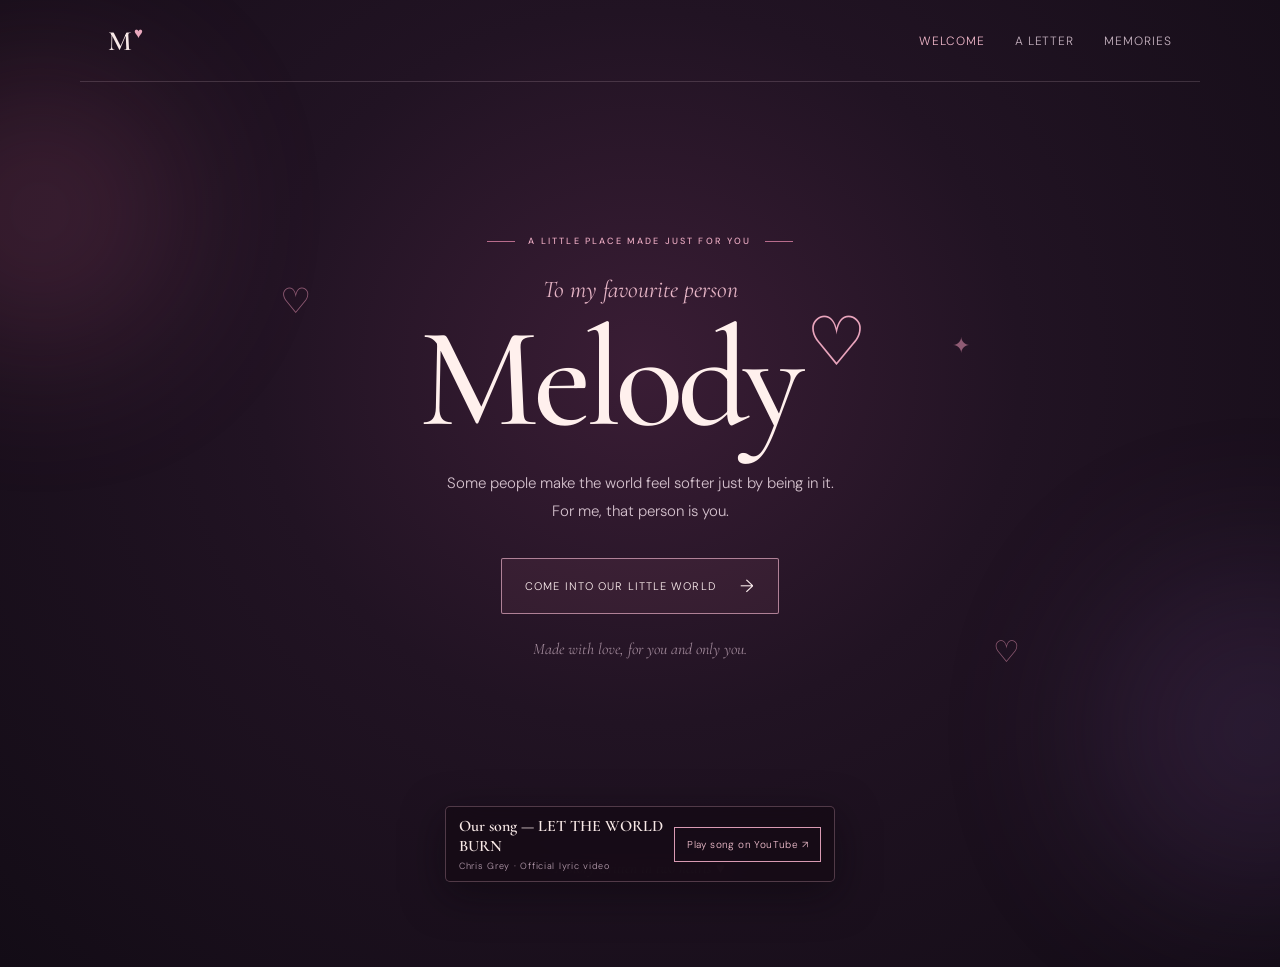
<file: index.html>
<!DOCTYPE html>
<html lang="en">
<head>
  <meta charset="UTF-8">
  <meta name="viewport" content="width=device-width, initial-scale=1.0">
  <meta name="theme-color" content="#210f20">
  <title>For Melody, With Love</title>
  <link rel="preconnect" href="https://fonts.googleapis.com">
  <link rel="preconnect" href="https://fonts.gstatic.com" crossorigin>
  <link href="https://fonts.googleapis.com/css2?family=Cormorant+Garamond:wght@400;500;600;700&family=DM+Sans:wght@300;400;500&display=swap" rel="stylesheet">
  <link rel="stylesheet" href="css/style.css">
</head>
<body>
  <div class="ambient ambient-one"></div><div class="ambient ambient-two"></div>
  <header class="topbar"><a class="brand" href="index.html">M<span>♥</span></a><nav><a class="active" href="index.html">Welcome</a><a href="letter.html">A letter</a><a href="memories.html">Memories</a></nav></header>
  <main class="hero page-wrap">
    <div class="eyebrow"><span></span> A LITTLE PLACE MADE JUST FOR YOU <span></span></div>
    <p class="script-kicker">To my favourite person</p>
    <h1>Melody<span class="title-heart">♡</span></h1>
    <p class="hero-copy">Some people make the world feel softer just by being in it.<br>For me, that person is you.</p>
    <a class="primary-button" href="letter.html">Come into our little world <span>→</span></a>
    <div class="hero-note">Made with love, for you and only you.</div>
    <div class="floating-heart heart-a">♡</div><div class="floating-heart heart-b">✦</div><div class="floating-heart heart-c">♡</div>
  </main>
  <footer class="site-footer">A story written in two hearts <span>♥</span></footer>
  <aside class="music-player youtube-player">
    <div class="music-meta"><strong>Our song — LET THE WORLD BURN</strong><small>Chris Grey · Official lyric video</small></div>
    <a class="youtube-button" href="https://www.youtube.com/watch?v=SkcO47UDzzY" target="_blank" rel="noopener">Play song on YouTube ↗</a>
  </aside>

</body>
</html>
</file>
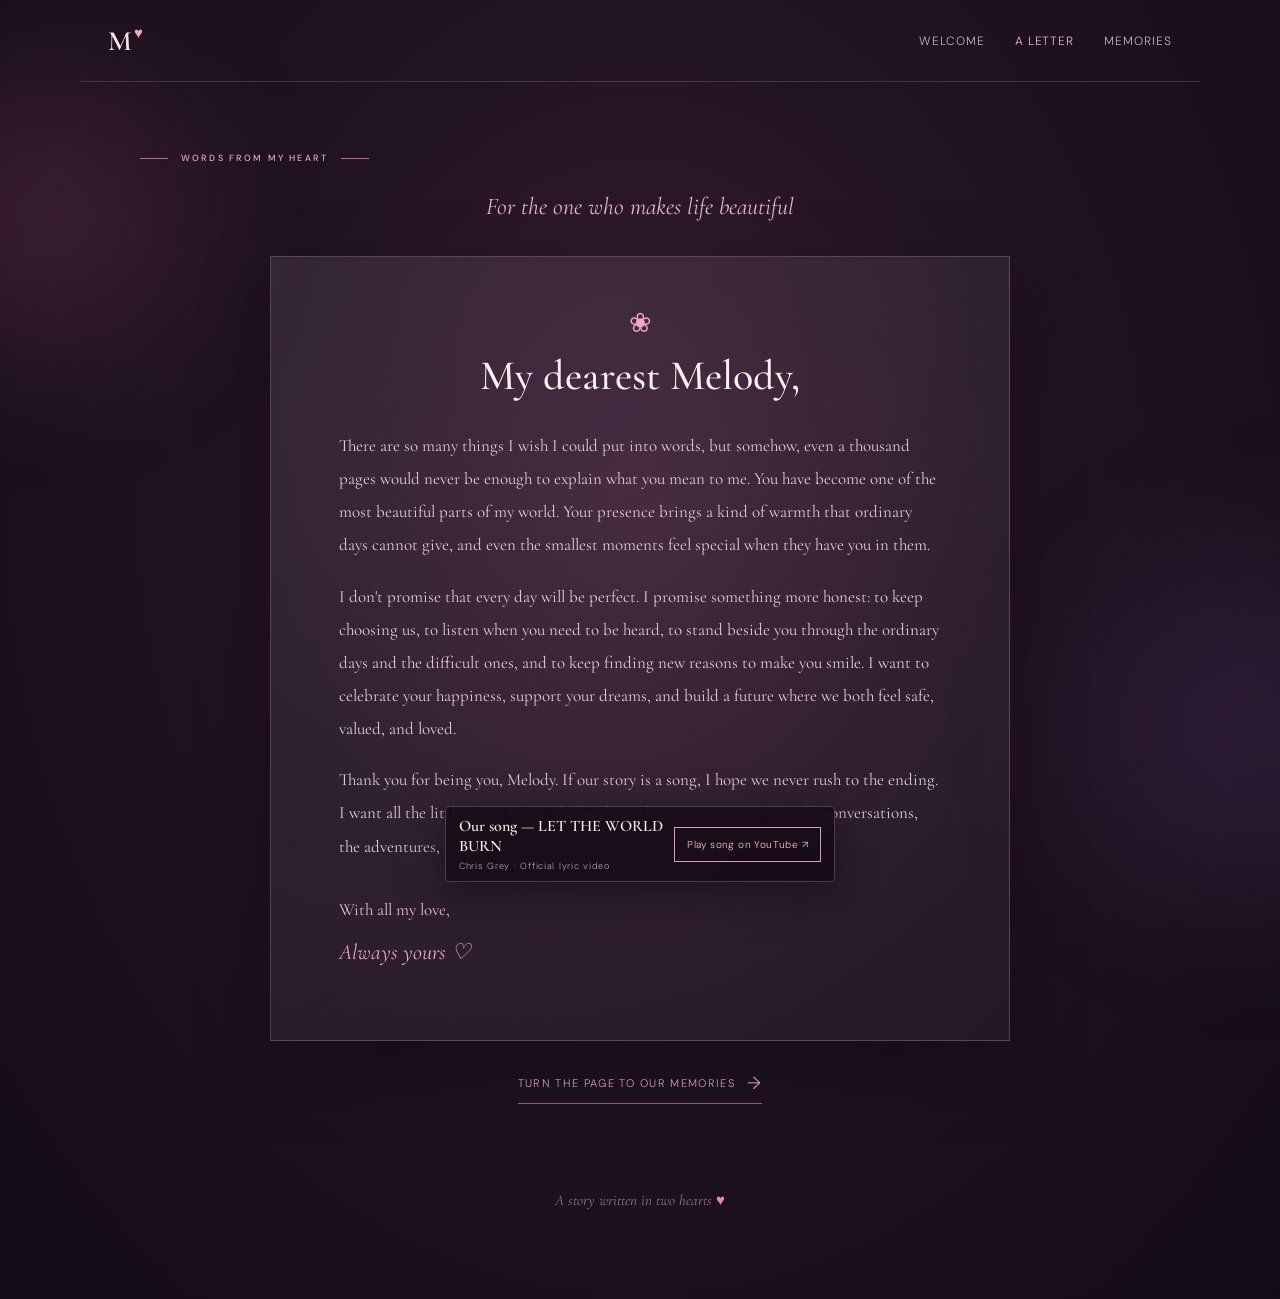
<file: letter.html>
<!DOCTYPE html>
<html lang="en">
<head>
  <meta charset="UTF-8"><meta name="viewport" content="width=device-width, initial-scale=1.0">
  <meta name="theme-color" content="#210f20"><title>A Letter For Melody</title>
  <link rel="preconnect" href="https://fonts.googleapis.com"><link rel="preconnect" href="https://fonts.gstatic.com" crossorigin>
  <link href="https://fonts.googleapis.com/css2?family=Cormorant+Garamond:wght@400;500;600;700&family=DM+Sans:wght@300;400;500&display=swap" rel="stylesheet">
  <link rel="stylesheet" href="css/style.css">
</head>
<body>
  <div class="ambient ambient-one"></div><div class="ambient ambient-two"></div>
  <header class="topbar"><a class="brand" href="index.html">M<span>♥</span></a><nav><a href="index.html">Welcome</a><a class="active" href="letter.html">A letter</a><a href="memories.html">Memories</a></nav></header>
  <main class="page-wrap letter-page">
    <div class="eyebrow"><span></span> WORDS FROM MY HEART <span></span></div>
    <p class="script-kicker">For the one who makes life beautiful</p>
    <article class="letter-card">
      <div class="letter-flower">❀</div>
      <h1>My dearest Melody,</h1>
      <p>There are so many things I wish I could put into words, but somehow, even a thousand pages would never be enough to explain what you mean to me. You have become one of the most beautiful parts of my world. Your presence brings a kind of warmth that ordinary days cannot give, and even the smallest moments feel special when they have you in them.</p>
      <p>I don't promise that every day will be perfect. I promise something more honest: to keep choosing us, to listen when you need to be heard, to stand beside you through the ordinary days and the difficult ones, and to keep finding new reasons to make you smile. I want to celebrate your happiness, support your dreams, and build a future where we both feel safe, valued, and loved.</p>
      <p>Thank you for being you, Melody. If our story is a song, I hope we never rush to the ending. I want all the little verses too — the laughter, the quiet evenings, the silly conversations, the adventures, and all the memories still waiting for us.</p>
      <p class="letter-signoff">With all my love, <span>Always yours ♡</span></p>
    </article>
    <a class="text-link" href="memories.html">Turn the page to our memories <span>→</span></a>
  </main>
  <footer class="site-footer">A story written in two hearts <span>♥</span></footer>
  <aside class="music-player youtube-player">
    <div class="music-meta"><strong>Our song — LET THE WORLD BURN</strong><small>Chris Grey · Official lyric video</small></div>
    <a class="youtube-button" href="https://www.youtube.com/watch?v=SkcO47UDzzY" target="_blank" rel="noopener">Play song on YouTube ↗</a>
  </aside>

</body>
</html>
</file>
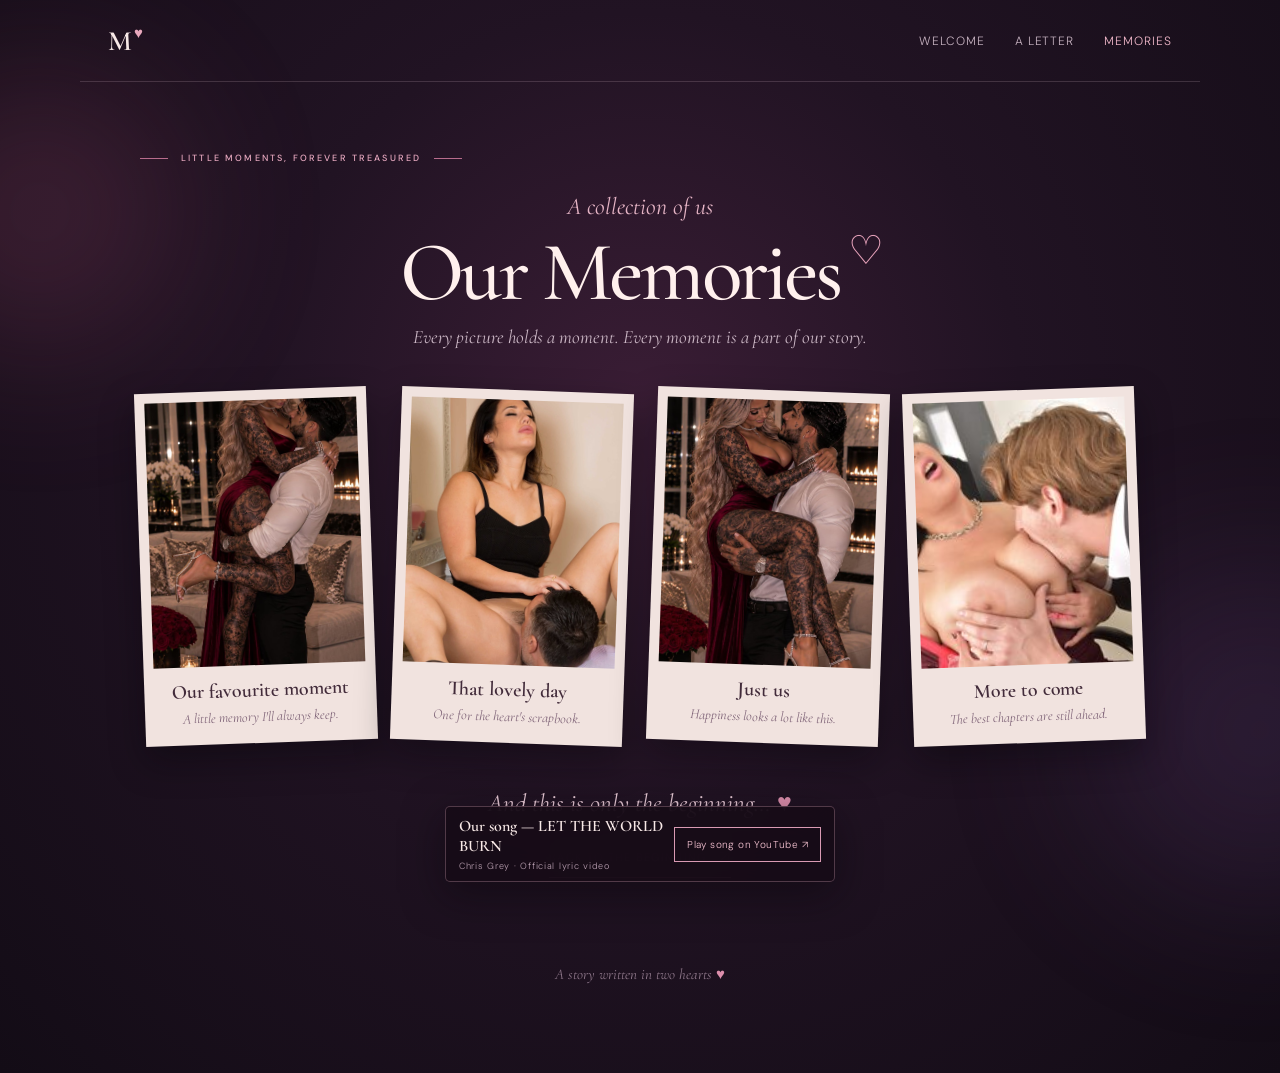
<file: memories.html>
<!DOCTYPE html>
<html lang="en">
<head>
  <meta charset="UTF-8"><meta name="viewport" content="width=device-width, initial-scale=1.0">
  <meta name="theme-color" content="#210f20"><title>Our Memories</title>
  <link rel="preconnect" href="https://fonts.googleapis.com"><link rel="preconnect" href="https://fonts.gstatic.com" crossorigin>
  <link href="https://fonts.googleapis.com/css2?family=Cormorant+Garamond:wght@400;500;600;700&family=DM+Sans:wght@300;400;500&display=swap" rel="stylesheet">
  <link rel="stylesheet" href="css/style.css">
</head>
<body>
  <div class="ambient ambient-one"></div><div class="ambient ambient-two"></div>
  <header class="topbar"><a class="brand" href="index.html">M<span>♥</span></a><nav><a href="index.html">Welcome</a><a href="letter.html">A letter</a><a class="active" href="memories.html">Memories</a></nav></header>
  <main class="page-wrap memories-page">
    <div class="eyebrow"><span></span> LITTLE MOMENTS, FOREVER TREASURED <span></span></div>
    <p class="script-kicker">A collection of us</p>
    <h1 class="section-title">Our Memories<span class="title-heart">♡</span></h1>
    <p class="section-copy">Every picture holds a moment. Every moment is a part of our story.</p>
    <section class="memory-grid">
      <figure class="memory-card tilt-left"><img src="assets/images/memory-1.jpg" alt="Add your first favourite memory"><figcaption><strong>Our favourite moment</strong><span>A little memory I'll always keep.</span></figcaption></figure>
      <figure class="memory-card tilt-right"><img src="assets/images/memory-2.jpg" alt="Add another favourite memory"><figcaption><strong>That lovely day</strong><span>One for the heart's scrapbook.</span></figcaption></figure>
      <figure class="memory-card tilt-right"><img src="assets/images/memory-3.jpg" alt="Add another favourite memory"><figcaption><strong>Just us</strong><span>Happiness looks a lot like this.</span></figcaption></figure>
      <figure class="memory-card tilt-left"><img src="assets/images/memory-4.jpg" alt="Add another favourite memory"><figcaption><strong>More to come</strong><span>The best chapters are still ahead.</span></figcaption></figure>
    </section>
    <p class="closing-line">And this is only the beginning… <span>♥</span></p>
    <a class="text-link" href="index.html">Back to the beginning <span>↗</span></a>
  </main>
  <footer class="site-footer">A story written in two hearts <span>♥</span></footer>
  <aside class="music-player youtube-player">
    <div class="music-meta"><strong>Our song — LET THE WORLD BURN</strong><small>Chris Grey · Official lyric video</small></div>
    <a class="youtube-button" href="https://www.youtube.com/watch?v=SkcO47UDzzY" target="_blank" rel="noopener">Play song on YouTube ↗</a>
  </aside>

</body>
</html>
</file>
<file: css/style.css>
*{box-sizing:border-box} :root{--bg:#180e19;--pink:#e9a8bd;--cream:#f8e9e7;--muted:#c8aebd;--line:rgba(255,225,235,.16)} html{scroll-behavior:smooth}body{margin:0;min-height:100vh;background:radial-gradient(ellipse at 50% 38%,#3a1d35 0%,#211323 42%,#130c16 100%);color:var(--cream);font-family:"DM Sans",sans-serif;font-weight:300;overflow-x:hidden}.ambient{position:fixed;border-radius:50%;filter:blur(80px);opacity:.2;pointer-events:none;z-index:-1}.ambient-one{width:280px;height:280px;background:#c65d89;top:8%;left:-100px}.ambient-two{width:340px;height:340px;background:#754c91;right:-150px;bottom:0}.topbar{height:82px;max-width:1120px;margin:auto;padding:0 28px;display:flex;align-items:center;justify-content:space-between;border-bottom:1px solid var(--line)}.brand{font:600 28px "Cormorant Garamond",serif;color:var(--cream);text-decoration:none}.brand span{color:var(--pink);font-size:15px;vertical-align:top;margin-left:2px}.topbar nav{display:flex;gap:30px}.topbar nav a{font-size:12px;letter-spacing:.08em;text-transform:uppercase;color:#c7b3c1;text-decoration:none;transition:.2s}.topbar nav a:hover,.topbar nav a.active{color:#f2b9cb}.page-wrap{width:min(100% - 40px,1000px);margin:0 auto}.hero{min-height:calc(100vh - 145px);display:flex;flex-direction:column;align-items:center;justify-content:center;text-align:center;position:relative;padding:65px 0 90px}.eyebrow{display:flex;align-items:center;gap:13px;color:#e8a9c0;font-size:9px;letter-spacing:.24em;font-weight:500}.eyebrow span{height:1px;width:28px;background:#b86c8c}.script-kicker{font:italic 24px "Cormorant Garamond",serif;color:#e5b4c5;margin:28px 0 0}.hero h1,.section-title{font:500 clamp(76px,13vw,142px)/.95 "Cormorant Garamond",serif;letter-spacing:-.045em;margin:8px 0 22px;color:#fff0ed}.title-heart{color:#eaa5bd;font-size:.48em;vertical-align:top;margin-left:8px}.hero-copy{font-size:15px;line-height:1.9;color:#d4c1cd;margin:0 0 32px}.primary-button{display:inline-flex;align-items:center;gap:24px;padding:15px 23px;border:1px solid rgba(242,183,204,.65);border-radius:2px;color:#fff1f1;text-decoration:none;font-size:11px;letter-spacing:.1em;text-transform:uppercase;transition:.25s;background:rgba(220,130,166,.08)}.primary-button:hover{background:rgba(220,130,166,.2);transform:translateY(-3px)}.primary-button span,.text-link span{font-size:18px}.hero-note{margin-top:25px;color:#9f8798;font:italic 16px "Cormorant Garamond",serif}.floating-heart{position:absolute;color:#d88ba9;opacity:.6}.heart-a{left:14%;top:26%;font-size:35px}.heart-b{right:17%;top:33%;font-size:22px}.heart-c{right:12%;bottom:22%;font-size:30px}.site-footer{text-align:center;color:#8f788b;font:italic 15px "Cormorant Garamond",serif;padding:22px 15px 90px}.site-footer span,.closing-line span{color:#dc8eac}.music-player{position:fixed;z-index:10;bottom:18px;left:50%;transform:translateX(-50%);width:min(390px,calc(100% - 28px));height:66px;display:flex;align-items:center;gap:12px;padding:9px 13px;background:rgba(22,12,23,.91);border:1px solid rgba(237,178,201,.28);box-shadow:0 12px 40px #09060b80;backdrop-filter:blur(16px);border-radius:5px}.music-art{width:43px;height:43px;display:grid;place-items:center;background:linear-gradient(145deg,#a75c7b,#43233f);color:#ffe8ee;font-size:22px}.music-meta{display:flex;flex-direction:column;gap:4px;flex:1}.music-meta strong{font:600 17px "Cormorant Garamond",serif}.music-meta small{font-size:9px;letter-spacing:.08em;color:#b79eaf}.play-toggle{width:37px;height:37px;border:1px solid #d99ab3;border-radius:50%;background:transparent;color:#f5c3d2;cursor:pointer}.music-hint{font-size:8px;color:#a98d9e;max-width:55px;line-height:1.3}.letter-page,.memories-page{padding:70px 0 65px;text-align:center}.letter-card{max-width:740px;margin:35px auto 30px;padding:48px clamp(24px,6vw,68px);text-align:left;background:linear-gradient(145deg,rgba(255,235,239,.09),rgba(255,235,239,.035));border:1px solid rgba(241,190,207,.23);box-shadow:0 25px 70px #08050b55;position:relative}.letter-flower{text-align:center;color:#e9a9c0;font-size:27px}.letter-card h1{font:500 42px "Cormorant Garamond",serif;text-align:center;color:#fff0ed;margin:10px 0 28px}.letter-card p{font:400 17px/1.95 "Cormorant Garamond",serif;color:#e2ced8;margin:0 0 18px}.letter-card .letter-signoff{margin-top:30px;color:#f0c1d0}.letter-signoff span{display:block;font-style:italic;font-size:22px;color:#eaa7bf;margin-top:5px}.text-link{display:inline-flex;align-items:center;gap:12px;color:#eab1c5;text-decoration:none;font-size:11px;letter-spacing:.12em;text-transform:uppercase;border-bottom:1px solid #9c607c;padding-bottom:8px}.section-title{font-size:clamp(52px,8vw,84px);margin:12px 0}.section-copy{color:#cbb7c5;font:italic 19px "Cormorant Garamond",serif;margin:0 0 42px}.memory-grid{display:grid;grid-template-columns:repeat(4,1fr);gap:24px;align-items:start}.memory-card{margin:0;padding:10px 10px 18px;background:#f1e3df;color:#422b3a;box-shadow:0 15px 35px #08050b66;transition:transform .25s}.memory-card:hover{transform:translateY(-7px) rotate(0)}.memory-card img{display:block;width:100%;aspect-ratio:4/5;object-fit:cover;background:linear-gradient(135deg,#d9a8b8,#67445d);color:#fff}.memory-card figcaption{display:flex;flex-direction:column;gap:6px;padding:13px 3px 0}.memory-card figcaption strong{font:600 20px "Cormorant Garamond",serif}.memory-card figcaption span{font:italic 14px "Cormorant Garamond",serif;color:#806579}.tilt-left{transform:rotate(-2deg)}.tilt-right{transform:rotate(2deg)}.closing-line{font:italic 25px "Cormorant Garamond",serif;color:#e9cbd7;margin:45px 0 27px}@media(max-width:760px){.topbar{padding:0 18px;height:72px}.topbar nav{gap:14px}.topbar nav a{font-size:9px;letter-spacing:.04em}.memory-grid{grid-template-columns:repeat(2,minmax(0,1fr));gap:18px}.letter-page,.memories-page{padding-top:50px}.letter-card{padding:32px 23px}.letter-card p{font-size:16px}.heart-a{left:3%;top:20%}.heart-b{right:4%;top:25%}.heart-c{right:4%;bottom:18%}}@media(max-width:390px){.topbar nav{gap:9px}.topbar nav a{font-size:8px}.memory-grid{gap:12px}.memory-card{padding:7px 7px 13px}.memory-card figcaption strong{font-size:17px}.memory-card figcaption span{font-size:12px}}
.youtube-player{height:auto;min-height:66px;justify-content:space-between;gap:10px}
.youtube-player .music-meta{min-width:0}
.youtube-player .music-meta strong{font-size:16px}
.youtube-button{display:inline-block;padding:10px 12px;border:1px solid #d99ab3;color:#f5c3d2;text-decoration:none;font-size:10px;letter-spacing:.04em;white-space:nowrap}
.youtube-button:hover{background:rgba(220,130,166,.16)}
@media(max-width:390px){.youtube-player .music-meta strong{font-size:14px}.youtube-button{font-size:9px;padding:9px 8px}}
</file>
